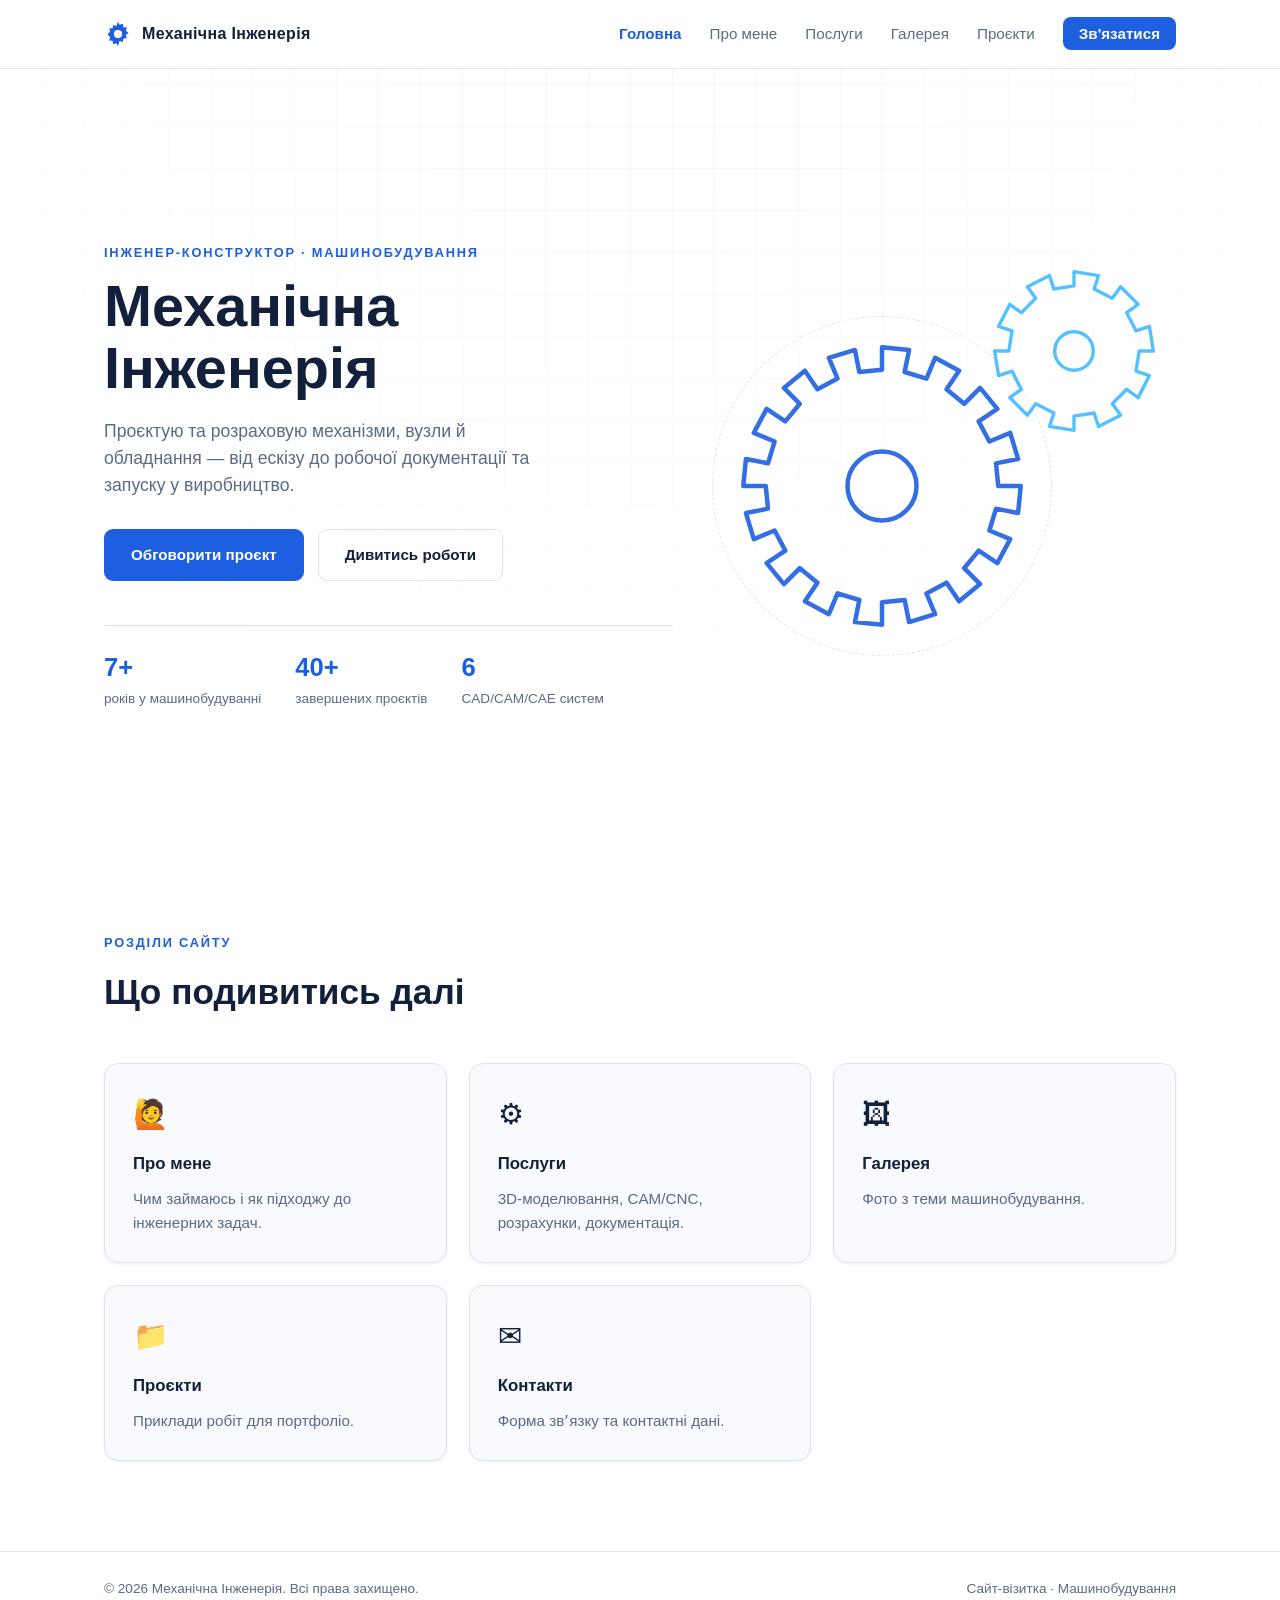
<file: docs/index.html>
<!DOCTYPE html>
<html lang="uk">
<head>
<meta charset="UTF-8">
<meta name="viewport" content="width=device-width, initial-scale=1.0">
<title>Механічна Інженерія — приклад сайту-візитки для машинобудування</title>
<meta name="description" content="Приклад сайту-візитки для сфери машинобудування: 3D-моделювання, CAD/CAM, CNC-програмування, розробка та модернізація обладнання.">
<link rel="stylesheet" href="styles.css">
</head>
<body>

<div class="bg-grid"></div>

<header class="site-header" id="header">
  <nav class="nav container">
    <a href="index.html" class="logo">
      <svg class="logo-gear" viewBox="0 0 48 48" width="28" height="28" aria-hidden="true">
        <path fill="currentColor" d="M24 3l2.6 5.2 5.6-1.7 1.1 5.8 5.9.4-1.7 5.6 4.7 3.7-4.7 3.7 1.7 5.6-5.9.4-1.1 5.8-5.6-1.7L24 45l-2.6-5.2-5.6 1.7-1.1-5.8-5.9-.4 1.7-5.6L5.8 24l4.7-3.7-1.7-5.6 5.9-.4 1.1-5.8 5.6 1.7L24 3z"/>
        <circle cx="24" cy="24" r="7" fill="var(--bg)"/>
      </svg>
      <span>Механічна Інженерія</span>
    </a>
    <button class="nav-toggle" id="navToggle" aria-label="Меню" aria-expanded="false">
      <span></span><span></span><span></span>
    </button>
    <ul class="nav-links" id="navLinks">
      <li><a href="index.html" class="active">Головна</a></li>
      <li><a href="about.html">Про мене</a></li>
      <li><a href="services.html">Послуги</a></li>
      <li><a href="gallery.html">Галерея</a></li>
      <li><a href="projects.html">Проєкти</a></li>
      <li><a href="contact.html" class="nav-cta">Зв'язатися</a></li>
    </ul>
  </nav>
</header>

<main>

  <!-- HERO -->
  <section class="hero container">
    <div class="hero-text reveal">
      <p class="eyebrow">Інженер-конструктор · Машинобудування</p>
      <h1>Механічна Інженерія</h1>
      <p class="hero-lead">
        Проєктую та розраховую механізми, вузли й обладнання —
        від ескізу до робочої документації та запуску у виробництво.
      </p>
      <div class="hero-actions">
        <a href="contact.html" class="btn btn-primary">Обговорити проєкт</a>
        <a href="projects.html" class="btn btn-ghost">Дивитись роботи</a>
      </div>
      <ul class="hero-stats">
        <li><strong>7+</strong><span>років у машинобудуванні</span></li>
        <li><strong>40+</strong><span>завершених проєктів</span></li>
        <li><strong>6</strong><span>CAD/CAM/CAE систем</span></li>
      </ul>
    </div>
    <div class="hero-art reveal" aria-hidden="true">
      <div class="blueprint-ring"></div>
      <div class="gear-slot gear-slot-a">
        <svg viewBox="0 0 400 400" class="gear-spin-slow">
          <path fill="none" stroke="var(--accent)" stroke-width="6" stroke-linejoin="round"
            d="M200.0,45.0 L200.0,15.0 L236.1,18.6 L230.2,48.0 L259.3,56.8 L270.8,29.1 L302.8,46.2 L286.1,71.1 L309.6,90.4 L330.8,69.2 L353.8,97.2 L328.9,113.9 L343.2,140.7 L370.9,129.2 L381.4,163.9 L352.0,169.8 L355.0,200.0 L385.0,200.0 L381.4,236.1 L352.0,230.2 L343.2,259.3 L370.9,270.8 L353.8,302.8 L328.9,286.1 L309.6,309.6 L330.8,330.8 L302.8,353.8 L286.1,328.9 L259.3,343.2 L270.8,370.9 L236.1,381.4 L230.2,352.0 L200.0,355.0 L200.0,385.0 L163.9,381.4 L169.8,352.0 L140.7,343.2 L129.2,370.9 L97.2,353.8 L113.9,328.9 L90.4,309.6 L69.2,330.8 L46.2,302.8 L71.1,286.1 L56.8,259.3 L29.1,270.8 L18.6,236.1 L48.0,230.2 L45.0,200.0 L15.0,200.0 L18.6,163.9 L48.0,169.8 L56.8,140.7 L29.1,129.2 L46.2,97.2 L71.1,113.9 L90.4,90.4 L69.2,69.2 L97.2,46.2 L113.9,71.1 L140.7,56.8 L129.2,29.1 L163.9,18.6 L169.8,48.0 Z"/>
          <circle cx="200" cy="200" r="46" fill="none" stroke="var(--accent)" stroke-width="6"/>
        </svg>
      </div>
      <div class="gear-slot gear-slot-b">
        <svg viewBox="0 0 300 300" class="gear-spin-fast">
          <path fill="none" stroke="var(--accent-2)" stroke-width="6" stroke-linejoin="round"
            d="M150.0,35.0 L150.0,10.0 L193.3,16.9 L185.5,40.6 L217.6,57.0 L232.3,36.7 L263.3,67.7 L243.0,82.4 L259.4,114.5 L283.1,106.7 L290.0,150.0 L265.0,150.0 L259.4,185.5 L283.1,193.3 L263.3,232.3 L243.0,217.6 L217.6,243.0 L232.3,263.3 L193.3,283.1 L185.5,259.4 L150.0,265.0 L150.0,290.0 L106.7,283.1 L114.5,259.4 L82.4,243.0 L67.7,263.3 L36.7,232.3 L57.0,217.6 L40.6,185.5 L16.9,193.3 L10.0,150.0 L35.0,150.0 L40.6,114.5 L16.9,106.7 L36.7,67.7 L57.0,82.4 L82.4,57.0 L67.7,36.7 L106.7,16.9 L114.5,40.6 Z"/>
          <circle cx="150" cy="150" r="34" fill="none" stroke="var(--accent-2)" stroke-width="6"/>
        </svg>
      </div>
    </div>
  </section>

  <!-- SITE SECTIONS -->
  <section class="section container">
    <div class="section-head reveal">
      <p class="eyebrow">Розділи сайту</p>
      <h2>Що подивитись далі</h2>
    </div>
    <div class="cards-grid">
      <a class="card reveal" href="about.html">
        <div class="card-icon">🙋</div>
        <h3>Про мене</h3>
        <p>Чим займаюсь і як підходжу до інженерних задач.</p>
      </a>
      <a class="card reveal" href="services.html">
        <div class="card-icon">⚙</div>
        <h3>Послуги</h3>
        <p>3D-моделювання, CAM/CNC, розрахунки, документація.</p>
      </a>
      <a class="card reveal" href="gallery.html">
        <div class="card-icon">🖼</div>
        <h3>Галерея</h3>
        <p>Фото з теми машинобудування.</p>
      </a>
      <a class="card reveal" href="projects.html">
        <div class="card-icon">📁</div>
        <h3>Проєкти</h3>
        <p>Приклади робіт для портфоліо.</p>
      </a>
      <a class="card reveal" href="contact.html">
        <div class="card-icon">✉</div>
        <h3>Контакти</h3>
        <p>Форма звʼязку та контактні дані.</p>
      </a>
    </div>
  </section>

</main>

<footer class="site-footer">
  <div class="container footer-inner">
    <span>© <span id="year"></span> Механічна Інженерія. Всі права захищено.</span>
    <span class="footer-note">Сайт-візитка · Машинобудування</span>
  </div>
</footer>

<script src="script.js"></script>
</body>
</html>
</file>
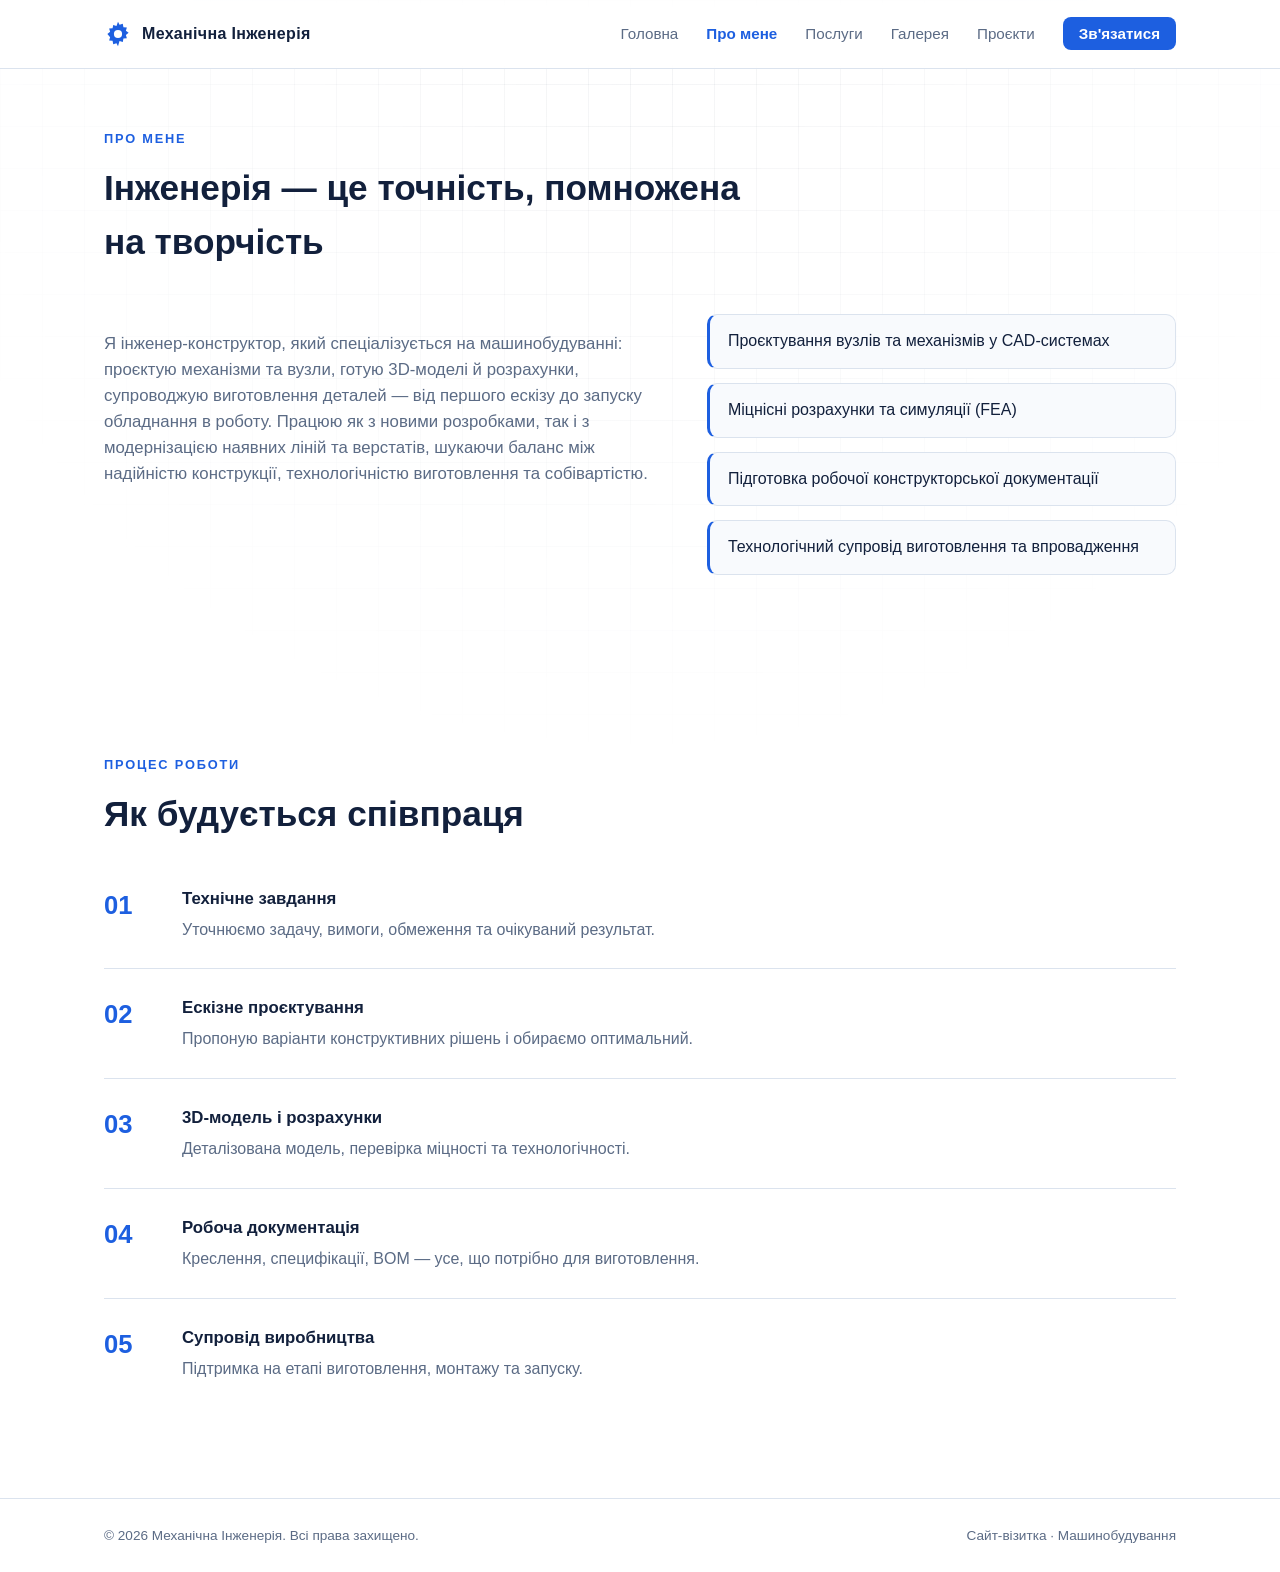
<file: docs/about.html>
<!DOCTYPE html>
<html lang="uk">
<head>
<meta charset="UTF-8">
<meta name="viewport" content="width=device-width, initial-scale=1.0">
<title>Про мене — Механічна Інженерія</title>
<meta name="description" content="Про інженера-конструктора: підхід до роботи та етапи співпраці над проєктами машинобудування.">
<link rel="stylesheet" href="styles.css">
</head>
<body>

<div class="bg-grid"></div>

<header class="site-header" id="header">
  <nav class="nav container">
    <a href="index.html" class="logo">
      <svg class="logo-gear" viewBox="0 0 48 48" width="28" height="28" aria-hidden="true">
        <path fill="currentColor" d="M24 3l2.6 5.2 5.6-1.7 1.1 5.8 5.9.4-1.7 5.6 4.7 3.7-4.7 3.7 1.7 5.6-5.9.4-1.1 5.8-5.6-1.7L24 45l-2.6-5.2-5.6 1.7-1.1-5.8-5.9-.4 1.7-5.6L5.8 24l4.7-3.7-1.7-5.6 5.9-.4 1.1-5.8 5.6 1.7L24 3z"/>
        <circle cx="24" cy="24" r="7" fill="var(--bg)"/>
      </svg>
      <span>Механічна Інженерія</span>
    </a>
    <button class="nav-toggle" id="navToggle" aria-label="Меню" aria-expanded="false">
      <span></span><span></span><span></span>
    </button>
    <ul class="nav-links" id="navLinks">
      <li><a href="index.html">Головна</a></li>
      <li><a href="about.html" class="active">Про мене</a></li>
      <li><a href="services.html">Послуги</a></li>
      <li><a href="gallery.html">Галерея</a></li>
      <li><a href="projects.html">Проєкти</a></li>
      <li><a href="contact.html" class="nav-cta">Зв'язатися</a></li>
    </ul>
  </nav>
</header>

<main>

  <!-- ABOUT -->
  <section class="section container" style="padding-top: 60px;">
    <div class="section-head reveal">
      <p class="eyebrow">Про мене</p>
      <h2>Інженерія — це точність, помножена на творчість</h2>
    </div>
    <div class="about-grid">
      <p class="about-text reveal">
        Я інженер-конструктор, який спеціалізується на машинобудуванні: проєктую механізми та вузли,
        готую 3D-моделі й розрахунки, супроводжую виготовлення деталей — від першого ескізу
        до запуску обладнання в роботу. Працюю як з новими розробками, так і з модернізацією
        наявних ліній та верстатів, шукаючи баланс між надійністю конструкції, технологічністю
        виготовлення та собівартістю.
      </p>
      <ul class="about-points reveal">
        <li>Проєктування вузлів та механізмів у CAD-системах</li>
        <li>Міцнісні розрахунки та симуляції (FEA)</li>
        <li>Підготовка робочої конструкторської документації</li>
        <li>Технологічний супровід виготовлення та впровадження</li>
      </ul>
    </div>
  </section>

  <!-- PROCESS -->
  <section class="section container">
    <div class="section-head reveal">
      <p class="eyebrow">Процес роботи</p>
      <h2>Як будується співпраця</h2>
    </div>
    <ol class="process-steps">
      <li class="reveal"><span class="step-num">01</span><div><h3>Технічне завдання</h3><p>Уточнюємо задачу, вимоги, обмеження та очікуваний результат.</p></div></li>
      <li class="reveal"><span class="step-num">02</span><div><h3>Ескізне проєктування</h3><p>Пропоную варіанти конструктивних рішень і обираємо оптимальний.</p></div></li>
      <li class="reveal"><span class="step-num">03</span><div><h3>3D-модель і розрахунки</h3><p>Деталізована модель, перевірка міцності та технологічності.</p></div></li>
      <li class="reveal"><span class="step-num">04</span><div><h3>Робоча документація</h3><p>Креслення, специфікації, BOM — усе, що потрібно для виготовлення.</p></div></li>
      <li class="reveal"><span class="step-num">05</span><div><h3>Супровід виробництва</h3><p>Підтримка на етапі виготовлення, монтажу та запуску.</p></div></li>
    </ol>
  </section>

</main>

<footer class="site-footer">
  <div class="container footer-inner">
    <span>© <span id="year"></span> Механічна Інженерія. Всі права захищено.</span>
    <span class="footer-note">Сайт-візитка · Машинобудування</span>
  </div>
</footer>

<script src="script.js"></script>
</body>
</html>
</file>
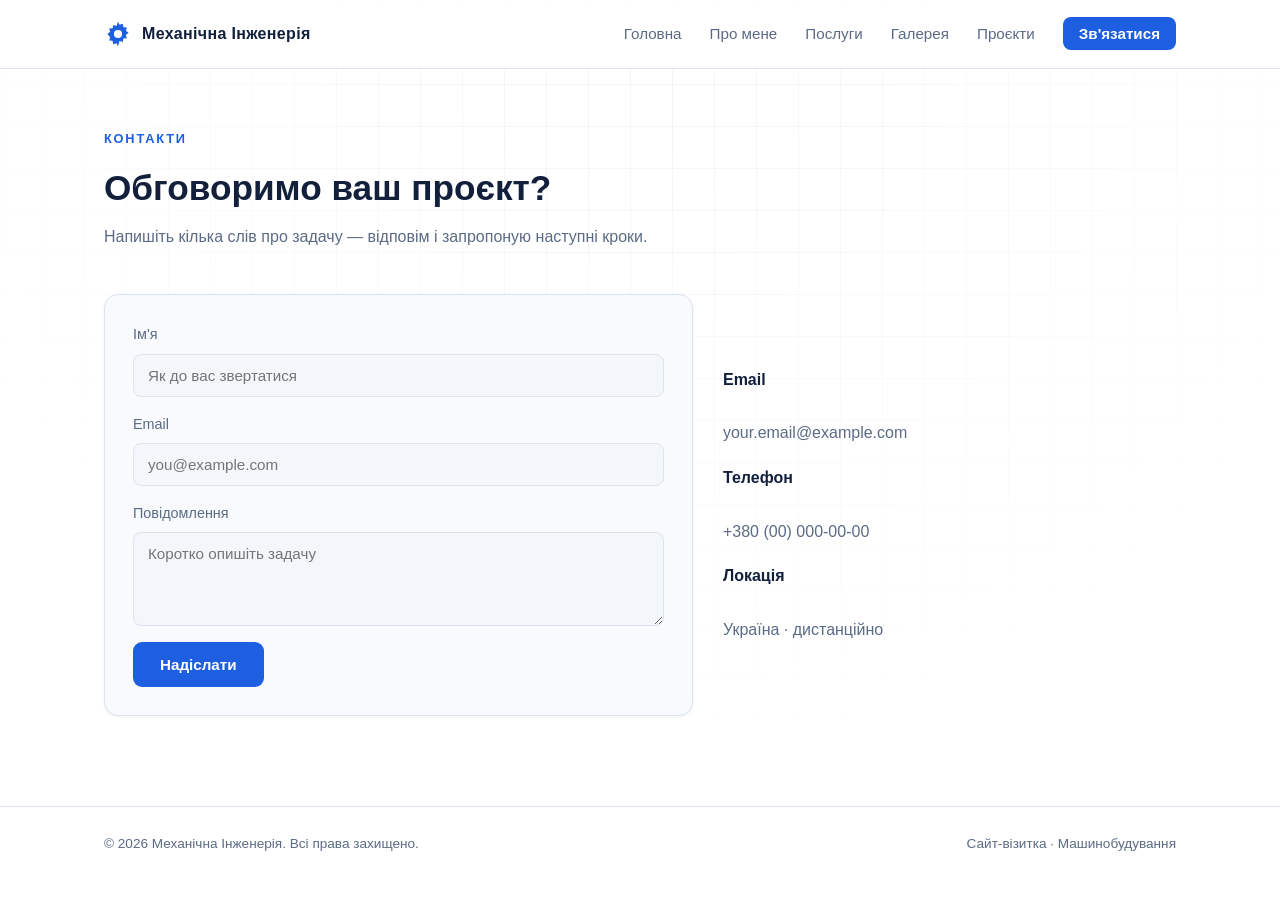
<file: docs/contact.html>
<!DOCTYPE html>
<html lang="uk">
<head>
<meta charset="UTF-8">
<meta name="viewport" content="width=device-width, initial-scale=1.0">
<title>Контакти — Механічна Інженерія</title>
<meta name="description" content="Звʼяжіться щодо проєкту з машинобудування: форма звʼязку, email, телефон.">
<link rel="stylesheet" href="styles.css">
</head>
<body>

<div class="bg-grid"></div>

<header class="site-header" id="header">
  <nav class="nav container">
    <a href="index.html" class="logo">
      <svg class="logo-gear" viewBox="0 0 48 48" width="28" height="28" aria-hidden="true">
        <path fill="currentColor" d="M24 3l2.6 5.2 5.6-1.7 1.1 5.8 5.9.4-1.7 5.6 4.7 3.7-4.7 3.7 1.7 5.6-5.9.4-1.1 5.8-5.6-1.7L24 45l-2.6-5.2-5.6 1.7-1.1-5.8-5.9-.4 1.7-5.6L5.8 24l4.7-3.7-1.7-5.6 5.9-.4 1.1-5.8 5.6 1.7L24 3z"/>
        <circle cx="24" cy="24" r="7" fill="var(--bg)"/>
      </svg>
      <span>Механічна Інженерія</span>
    </a>
    <button class="nav-toggle" id="navToggle" aria-label="Меню" aria-expanded="false">
      <span></span><span></span><span></span>
    </button>
    <ul class="nav-links" id="navLinks">
      <li><a href="index.html">Головна</a></li>
      <li><a href="about.html">Про мене</a></li>
      <li><a href="services.html">Послуги</a></li>
      <li><a href="gallery.html">Галерея</a></li>
      <li><a href="projects.html">Проєкти</a></li>
      <li><a href="contact.html" class="nav-cta active">Зв'язатися</a></li>
    </ul>
  </nav>
</header>

<main>

  <!-- CONTACT -->
  <section class="section container contact-section" style="padding-top: 60px;">
    <div class="section-head reveal">
      <p class="eyebrow">Контакти</p>
      <h2>Обговоримо ваш проєкт?</h2>
      <p class="section-note">Напишіть кілька слів про задачу — відповім і запропоную наступні кроки.</p>
    </div>
    <div class="contact-grid reveal">
      <form class="contact-form" action="mailto:your.email@example.com" method="post" enctype="text/plain">
        <label>
          Ім'я
          <input type="text" name="name" required placeholder="Як до вас звертатися">
        </label>
        <label>
          Email
          <input type="email" name="email" required placeholder="you@example.com">
        </label>
        <label>
          Повідомлення
          <textarea name="message" rows="4" required placeholder="Коротко опишіть задачу"></textarea>
        </label>
        <button type="submit" class="btn btn-primary">Надіслати</button>
      </form>
      <div class="contact-info">
        <p><strong>Email</strong><br>your.email@example.com</p>
        <p><strong>Телефон</strong><br>+380 (00) 000-00-00</p>
        <p><strong>Локація</strong><br>Україна · дистанційно</p>
      </div>
    </div>
  </section>

</main>

<footer class="site-footer">
  <div class="container footer-inner">
    <span>© <span id="year"></span> Механічна Інженерія. Всі права захищено.</span>
    <span class="footer-note">Сайт-візитка · Машинобудування</span>
  </div>
</footer>

<script src="script.js"></script>
</body>
</html>
</file>
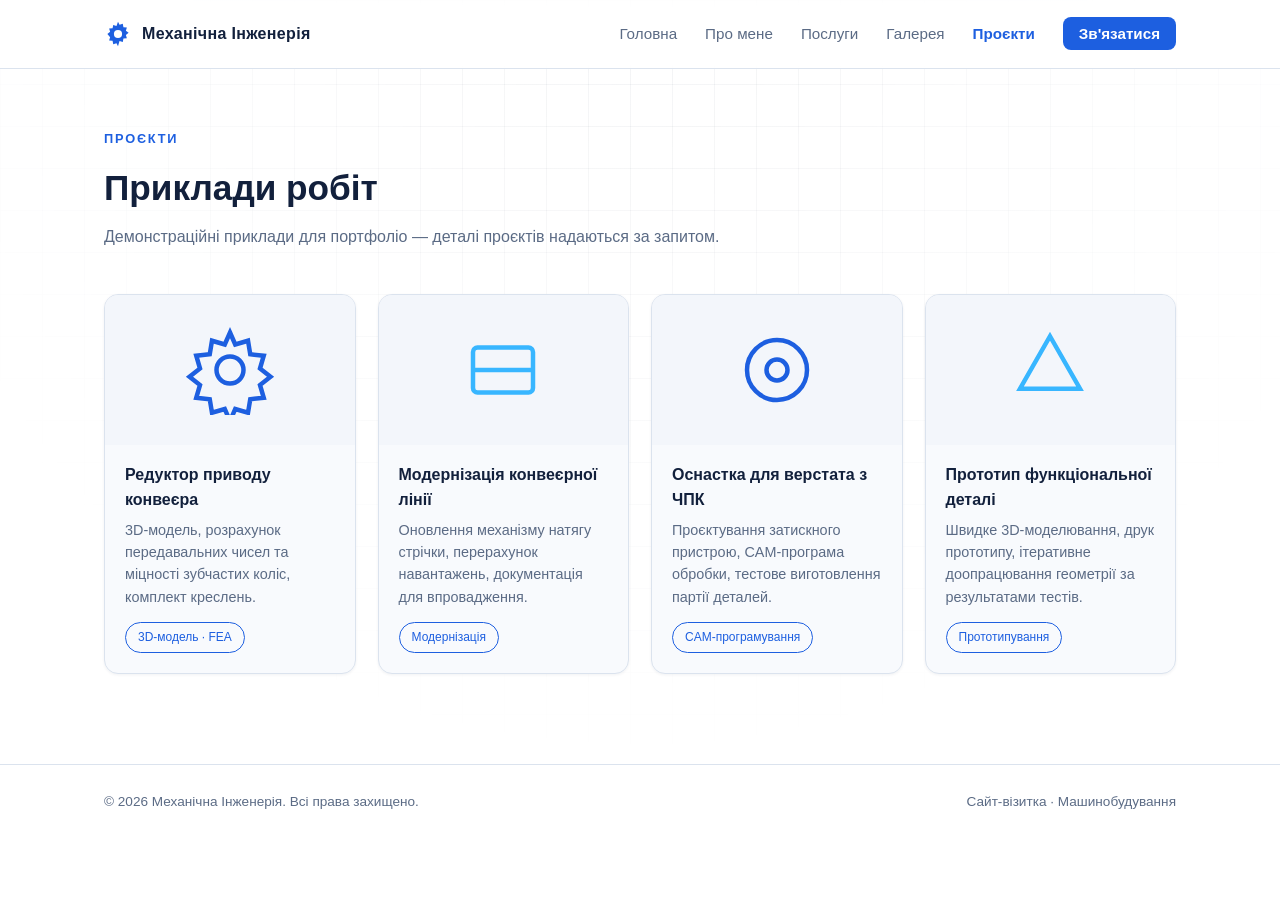
<file: docs/projects.html>
<!DOCTYPE html>
<html lang="uk">
<head>
<meta charset="UTF-8">
<meta name="viewport" content="width=device-width, initial-scale=1.0">
<title>Проєкти — Механічна Інженерія</title>
<meta name="description" content="Приклади робіт для портфоліо: редуктори, модернізація ліній, оснастка для ЧПК, прототипи деталей.">
<link rel="stylesheet" href="styles.css">
</head>
<body>

<div class="bg-grid"></div>

<header class="site-header" id="header">
  <nav class="nav container">
    <a href="index.html" class="logo">
      <svg class="logo-gear" viewBox="0 0 48 48" width="28" height="28" aria-hidden="true">
        <path fill="currentColor" d="M24 3l2.6 5.2 5.6-1.7 1.1 5.8 5.9.4-1.7 5.6 4.7 3.7-4.7 3.7 1.7 5.6-5.9.4-1.1 5.8-5.6-1.7L24 45l-2.6-5.2-5.6 1.7-1.1-5.8-5.9-.4 1.7-5.6L5.8 24l4.7-3.7-1.7-5.6 5.9-.4 1.1-5.8 5.6 1.7L24 3z"/>
        <circle cx="24" cy="24" r="7" fill="var(--bg)"/>
      </svg>
      <span>Механічна Інженерія</span>
    </a>
    <button class="nav-toggle" id="navToggle" aria-label="Меню" aria-expanded="false">
      <span></span><span></span><span></span>
    </button>
    <ul class="nav-links" id="navLinks">
      <li><a href="index.html">Головна</a></li>
      <li><a href="about.html">Про мене</a></li>
      <li><a href="services.html">Послуги</a></li>
      <li><a href="gallery.html">Галерея</a></li>
      <li><a href="projects.html" class="active">Проєкти</a></li>
      <li><a href="contact.html" class="nav-cta">Зв'язатися</a></li>
    </ul>
  </nav>
</header>

<main>

  <!-- PROJECTS -->
  <section class="section container" style="padding-top: 60px;">
    <div class="section-head reveal">
      <p class="eyebrow">Проєкти</p>
      <h2>Приклади робіт</h2>
      <p class="section-note">Демонстраційні приклади для портфоліо — деталі проєктів надаються за запитом.</p>
    </div>
    <div class="projects-grid">

      <article class="project-card reveal">
        <div class="project-thumb">
          <svg viewBox="0 0 120 120"><path fill="none" stroke="var(--accent)" stroke-width="6" d="M60 10l7 16 17-5 3 18 18 2-5 17 14 11-14 11 5 17-18 2-3 18-17-5-7 16-7-16-17 5-3-18-18-2 5-17-14-11 14-11-5-17 18-2 3-18 17 5z"/><circle cx="60" cy="60" r="18" fill="none" stroke="var(--accent)" stroke-width="6"/></svg>
        </div>
        <h3>Редуктор приводу конвеєра</h3>
        <p>3D-модель, розрахунок передавальних чисел та міцності зубчастих коліс, комплект креслень.</p>
        <span class="tag">3D-модель · FEA</span>
      </article>

      <article class="project-card reveal">
        <div class="project-thumb">
          <svg viewBox="0 0 120 120"><rect x="20" y="30" width="80" height="60" rx="6" fill="none" stroke="var(--accent-2)" stroke-width="6"/><line x1="20" y1="60" x2="100" y2="60" stroke="var(--accent-2)" stroke-width="6"/></svg>
        </div>
        <h3>Модернізація конвеєрної лінії</h3>
        <p>Оновлення механізму натягу стрічки, перерахунок навантажень, документація для впровадження.</p>
        <span class="tag">Модернізація</span>
      </article>

      <article class="project-card reveal">
        <div class="project-thumb">
          <svg viewBox="0 0 120 120"><circle cx="60" cy="60" r="40" fill="none" stroke="var(--accent)" stroke-width="6"/><circle cx="60" cy="60" r="14" fill="none" stroke="var(--accent)" stroke-width="6"/></svg>
        </div>
        <h3>Оснастка для верстата з ЧПК</h3>
        <p>Проєктування затискного пристрою, CAM-програма обробки, тестове виготовлення партії деталей.</p>
        <span class="tag">CAM-програмування</span>
      </article>

      <article class="project-card reveal">
        <div class="project-thumb">
          <svg viewBox="0 0 120 120"><polygon points="60,15 100,85 20,85" fill="none" stroke="var(--accent-2)" stroke-width="6"/></svg>
        </div>
        <h3>Прототип функціональної деталі</h3>
        <p>Швидке 3D-моделювання, друк прототипу, ітеративне доопрацювання геометрії за результатами тестів.</p>
        <span class="tag">Прототипування</span>
      </article>

    </div>
  </section>

</main>

<footer class="site-footer">
  <div class="container footer-inner">
    <span>© <span id="year"></span> Механічна Інженерія. Всі права захищено.</span>
    <span class="footer-note">Сайт-візитка · Машинобудування</span>
  </div>
</footer>

<script src="script.js"></script>
</body>
</html>
</file>
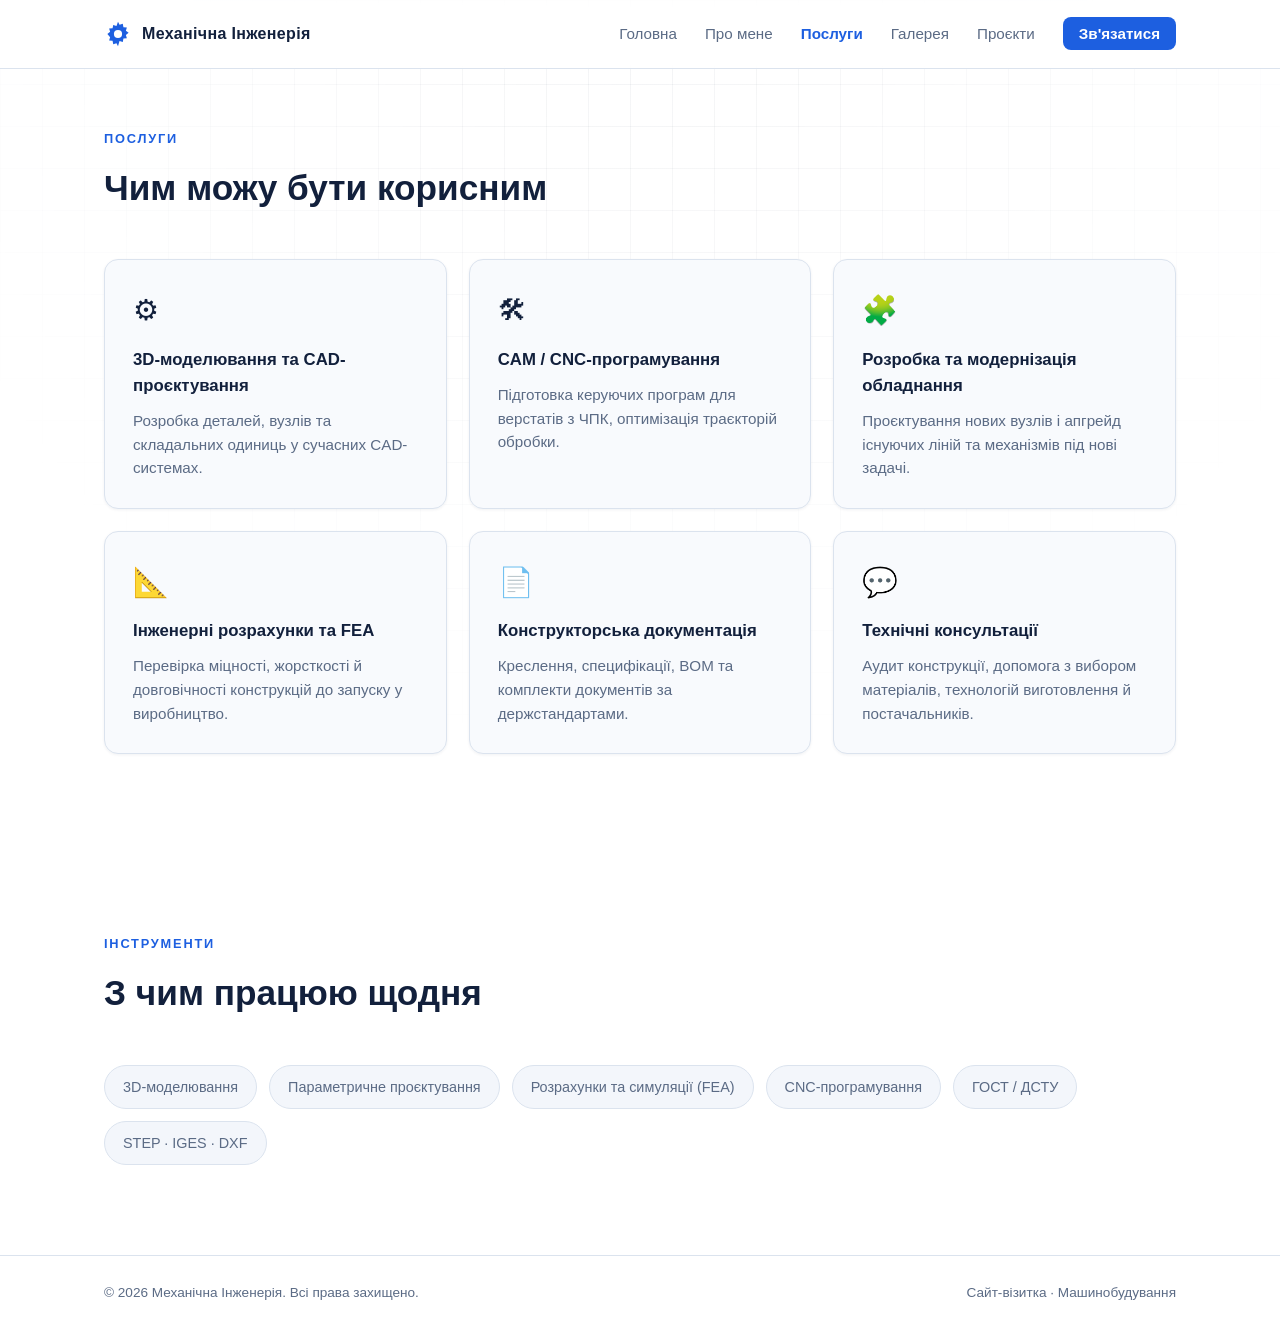
<file: docs/services.html>
<!DOCTYPE html>
<html lang="uk">
<head>
<meta charset="UTF-8">
<meta name="viewport" content="width=device-width, initial-scale=1.0">
<title>Послуги — Механічна Інженерія</title>
<meta name="description" content="Послуги для машинобудування: 3D-моделювання, CAM/CNC-програмування, розрахунки, конструкторська документація.">
<link rel="stylesheet" href="styles.css">
</head>
<body>

<div class="bg-grid"></div>

<header class="site-header" id="header">
  <nav class="nav container">
    <a href="index.html" class="logo">
      <svg class="logo-gear" viewBox="0 0 48 48" width="28" height="28" aria-hidden="true">
        <path fill="currentColor" d="M24 3l2.6 5.2 5.6-1.7 1.1 5.8 5.9.4-1.7 5.6 4.7 3.7-4.7 3.7 1.7 5.6-5.9.4-1.1 5.8-5.6-1.7L24 45l-2.6-5.2-5.6 1.7-1.1-5.8-5.9-.4 1.7-5.6L5.8 24l4.7-3.7-1.7-5.6 5.9-.4 1.1-5.8 5.6 1.7L24 3z"/>
        <circle cx="24" cy="24" r="7" fill="var(--bg)"/>
      </svg>
      <span>Механічна Інженерія</span>
    </a>
    <button class="nav-toggle" id="navToggle" aria-label="Меню" aria-expanded="false">
      <span></span><span></span><span></span>
    </button>
    <ul class="nav-links" id="navLinks">
      <li><a href="index.html">Головна</a></li>
      <li><a href="about.html">Про мене</a></li>
      <li><a href="services.html" class="active">Послуги</a></li>
      <li><a href="gallery.html">Галерея</a></li>
      <li><a href="projects.html">Проєкти</a></li>
      <li><a href="contact.html" class="nav-cta">Зв'язатися</a></li>
    </ul>
  </nav>
</header>

<main>

  <!-- SERVICES -->
  <section class="section container" style="padding-top: 60px;">
    <div class="section-head reveal">
      <p class="eyebrow">Послуги</p>
      <h2>Чим можу бути корисним</h2>
    </div>
    <div class="cards-grid">

      <article class="card reveal">
        <div class="card-icon">⚙</div>
        <h3>3D-моделювання та CAD-проєктування</h3>
        <p>Розробка деталей, вузлів та складальних одиниць у сучасних CAD-системах.</p>
      </article>

      <article class="card reveal">
        <div class="card-icon">🛠</div>
        <h3>CAM / CNC-програмування</h3>
        <p>Підготовка керуючих програм для верстатів з ЧПК, оптимізація траєкторій обробки.</p>
      </article>

      <article class="card reveal">
        <div class="card-icon">🧩</div>
        <h3>Розробка та модернізація обладнання</h3>
        <p>Проєктування нових вузлів і апгрейд існуючих ліній та механізмів під нові задачі.</p>
      </article>

      <article class="card reveal">
        <div class="card-icon">📐</div>
        <h3>Інженерні розрахунки та FEA</h3>
        <p>Перевірка міцності, жорсткості й довговічності конструкцій до запуску у виробництво.</p>
      </article>

      <article class="card reveal">
        <div class="card-icon">📄</div>
        <h3>Конструкторська документація</h3>
        <p>Креслення, специфікації, BOM та комплекти документів за держстандартами.</p>
      </article>

      <article class="card reveal">
        <div class="card-icon">💬</div>
        <h3>Технічні консультації</h3>
        <p>Аудит конструкції, допомога з вибором матеріалів, технологій виготовлення й постачальників.</p>
      </article>

    </div>
  </section>

  <!-- SKILLS -->
  <section class="section container">
    <div class="section-head reveal">
      <p class="eyebrow">Інструменти</p>
      <h2>З чим працюю щодня</h2>
    </div>
    <div class="skills-row reveal">
      <span class="skill-pill">3D-моделювання</span>
      <span class="skill-pill">Параметричне проєктування</span>
      <span class="skill-pill">Розрахунки та симуляції (FEA)</span>
      <span class="skill-pill">CNC-програмування</span>
      <span class="skill-pill">ГОСТ / ДСТУ</span>
      <span class="skill-pill">STEP · IGES · DXF</span>
    </div>
  </section>

</main>

<footer class="site-footer">
  <div class="container footer-inner">
    <span>© <span id="year"></span> Механічна Інженерія. Всі права захищено.</span>
    <span class="footer-note">Сайт-візитка · Машинобудування</span>
  </div>
</footer>

<script src="script.js"></script>
</body>
</html>
</file>
<file: docs/styles.css>
:root {
  --bg: #ffffff;
  --bg-alt: #f3f6fb;
  --surface: #f8fafd;
  --border: #dbe3ee;
  --text: #12203c;
  --text-dim: #5b6b85;
  --accent: #1d5fe0;
  --accent-2: #38b6ff;
  --radius: 14px;
  --container: 1120px;
  color-scheme: light;
}

* { box-sizing: border-box; }

html { scroll-behavior: smooth; }

body {
  margin: 0;
  background: var(--bg);
  color: var(--text);
  font-family: "Segoe UI", -apple-system, BlinkMacSystemFont, Roboto, Helvetica, Arial, sans-serif;
  line-height: 1.55;
  overflow-x: hidden;
}

.container {
  max-width: var(--container);
  margin: 0 auto;
  padding: 0 24px;
}

.bg-grid {
  position: fixed;
  inset: 0;
  z-index: -1;
  background-image:
    linear-gradient(rgba(18,32,60,0.05) 1px, transparent 1px),
    linear-gradient(90deg, rgba(18,32,60,0.05) 1px, transparent 1px);
  background-size: 42px 42px;
  mask-image: radial-gradient(circle at 50% 0%, black 0%, transparent 70%);
}

/* Header */
.site-header {
  position: sticky;
  top: 0;
  z-index: 100;
  backdrop-filter: blur(10px);
  background: rgba(255,255,255,0.8);
  border-bottom: 1px solid var(--border);
}

.nav {
  display: flex;
  align-items: center;
  justify-content: space-between;
  height: 68px;
}

.logo {
  display: flex;
  align-items: center;
  gap: 10px;
  color: var(--text);
  text-decoration: none;
  font-weight: 700;
  letter-spacing: 0.02em;
}
.logo-gear { color: var(--accent); }

.nav-links {
  list-style: none;
  display: flex;
  gap: 28px;
  margin: 0;
  padding: 0;
  align-items: center;
}
.nav-links a {
  color: var(--text-dim);
  text-decoration: none;
  font-size: 0.95rem;
  transition: color 0.2s ease;
}
.nav-links a:hover { color: var(--text); }
.nav-links a.active { color: var(--accent); font-weight: 600; }
.nav-links a.nav-cta.active { color: #ffffff !important; }
.nav-cta {
  background: var(--accent);
  color: #ffffff !important;
  padding: 8px 16px;
  border-radius: 8px;
  font-weight: 600;
}
.nav-cta:hover { color: #ffffff !important; opacity: 0.9; }

.nav-toggle {
  display: none;
  flex-direction: column;
  gap: 5px;
  background: none;
  border: none;
  cursor: pointer;
  padding: 6px;
}
.nav-toggle span {
  width: 24px;
  height: 2px;
  background: var(--text);
  border-radius: 2px;
}

/* Hero */
.hero {
  display: grid;
  grid-template-columns: 1.1fr 0.9fr;
  align-items: center;
  gap: 40px;
  min-height: 86vh;
  padding-top: 40px;
}

.eyebrow {
  color: var(--accent);
  text-transform: uppercase;
  letter-spacing: 0.14em;
  font-size: 0.8rem;
  font-weight: 700;
  margin: 0 0 12px;
}

.hero h1 {
  font-size: clamp(2.4rem, 5vw, 3.6rem);
  margin: 0 0 18px;
  line-height: 1.08;
}

.hero-lead {
  color: var(--text-dim);
  font-size: 1.1rem;
  max-width: 46ch;
  margin: 0 0 30px;
}

.hero-actions { display: flex; gap: 14px; flex-wrap: wrap; margin-bottom: 44px; }

.btn {
  display: inline-block;
  padding: 13px 26px;
  border-radius: 9px;
  font-weight: 600;
  text-decoration: none;
  font-size: 0.95rem;
  transition: transform 0.15s ease, opacity 0.15s ease, background 0.15s ease;
  border: 1px solid transparent;
  cursor: pointer;
}
.btn:hover { transform: translateY(-2px); }
.btn-primary { background: var(--accent); color: #ffffff; }
.btn-primary:hover { opacity: 0.92; }
.btn-ghost { color: var(--text); border-color: var(--border); background: transparent; }
.btn-ghost:hover { border-color: var(--accent); color: var(--accent); }

.hero-stats {
  display: flex;
  gap: 34px;
  list-style: none;
  padding: 0;
  margin: 0;
  border-top: 1px solid var(--border);
  padding-top: 22px;
}
.hero-stats li { display: flex; flex-direction: column; }
.hero-stats strong { font-size: 1.6rem; color: var(--accent); }
.hero-stats span { color: var(--text-dim); font-size: 0.85rem; }

.hero-art {
  position: relative;
  height: 420px;
  display: flex;
  align-items: center;
  justify-content: center;
}
/*
  Two meshing gears: centers are offset by exactly R(a) + R(b) so the
  teeth touch at one tangent point instead of overlapping through the
  middle. Positioning lives on .gear-slot (static); rotation lives on
  the <svg> inside it, so the rotate() keyframe never has to fight a
  translate() on the same element.
*/
.gear-slot { position: absolute; transform: translate(-50%, -50%); }
.gear-slot svg { display: block; width: 100%; height: 100%; }

.gear-slot-a { width: 300px; height: 300px; left: 170px; top: 220px; opacity: 0.9; }
.gear-slot-b { width: 170px; height: 170px; left: 362px; top: 85px; opacity: 0.85; }

.blueprint-ring {
  position: absolute;
  width: 340px;
  height: 340px;
  left: 170px;
  top: 220px;
  transform: translate(-50%, -50%);
  border: 1px dashed var(--border);
  border-radius: 50%;
}

/* Meshing gears turn opposite ways; angular speed is inverse to size
   (300:170 ratio) so the teeth stay in sync at the contact point. */
.gear-spin-slow { animation: spin 18s linear infinite; transform-origin: 50% 50%; }
.gear-spin-fast { animation: spin-rev 10.2s linear infinite; transform-origin: 50% 50%; }
@keyframes spin { to { transform: rotate(360deg); } }
@keyframes spin-rev { to { transform: rotate(-360deg); } }

/* Sections */
.section { padding: 90px 24px; }
.section-head { max-width: 640px; margin-bottom: 44px; }
.section-head h2 { font-size: clamp(1.6rem, 3vw, 2.2rem); margin: 0; }
.section-note { color: var(--text-dim); margin-top: 10px; }

/* About */
.about-grid {
  display: grid;
  grid-template-columns: 1.2fr 1fr;
  gap: 40px;
  align-items: start;
}
.about-text { color: var(--text-dim); font-size: 1.05rem; }
.about-points {
  list-style: none;
  margin: 0;
  padding: 0;
  display: flex;
  flex-direction: column;
  gap: 14px;
}
.about-points li {
  padding: 14px 18px;
  background: var(--surface);
  border: 1px solid var(--border);
  border-radius: 10px;
  border-left: 3px solid var(--accent);
}

/* Cards */
.cards-grid {
  display: grid;
  grid-template-columns: repeat(auto-fit, minmax(260px, 1fr));
  gap: 22px;
}
.card {
  display: block;
  background: var(--surface);
  border: 1px solid var(--border);
  border-radius: var(--radius);
  padding: 28px;
  box-shadow: 0 1px 3px rgba(18,32,60,0.06);
  color: inherit;
  text-decoration: none;
  transition: transform 0.2s ease, border-color 0.2s ease;
}
.card:hover { transform: translateY(-4px); border-color: var(--accent); }
.card-icon { font-size: 1.8rem; margin-bottom: 14px; }
.card h3 { margin: 0 0 10px; font-size: 1.05rem; }
.card p { margin: 0; color: var(--text-dim); font-size: 0.95rem; }

/* Skills */
.skills-row { display: flex; flex-wrap: wrap; gap: 12px; }
.skill-pill {
  padding: 10px 18px;
  background: var(--bg-alt);
  border: 1px solid var(--border);
  border-radius: 999px;
  font-size: 0.9rem;
  color: var(--text-dim);
}

/* Projects */
.projects-grid {
  display: grid;
  grid-template-columns: repeat(auto-fit, minmax(240px, 1fr));
  gap: 22px;
}
.project-card {
  background: var(--surface);
  border: 1px solid var(--border);
  border-radius: var(--radius);
  overflow: hidden;
  box-shadow: 0 1px 3px rgba(18,32,60,0.06);
  transition: transform 0.2s ease, border-color 0.2s ease;
}
.project-card:hover { transform: translateY(-4px); border-color: var(--accent-2); }
.project-thumb {
  background: var(--bg-alt);
  display: flex;
  align-items: center;
  justify-content: center;
  padding: 30px;
}
.project-thumb svg { width: 90px; height: 90px; }
.project-card h3 { margin: 18px 20px 6px; font-size: 1rem; }
.project-card p { margin: 0 20px 14px; color: var(--text-dim); font-size: 0.9rem; }
.tag {
  display: inline-block;
  margin: 0 20px 20px;
  padding: 5px 12px;
  font-size: 0.75rem;
  color: var(--accent);
  border: 1px solid var(--accent);
  border-radius: 999px;
}

/* Gallery */
.gallery-grid {
  display: grid;
  grid-template-columns: repeat(auto-fit, minmax(240px, 1fr));
  gap: 22px;
}
.gallery-item {
  margin: 0;
  border-radius: var(--radius);
  overflow: hidden;
  border: 1px solid var(--border);
  box-shadow: 0 1px 3px rgba(18,32,60,0.06);
  background: var(--surface);
}
.gallery-item img {
  display: block;
  width: 100%;
  height: 220px;
  object-fit: cover;
  transition: transform 0.3s ease;
}
.gallery-item:hover img { transform: scale(1.05); }
.gallery-item figcaption {
  padding: 12px 16px;
  font-size: 0.9rem;
  color: var(--text-dim);
}

/* Process */
.process-steps {
  list-style: none;
  margin: 0;
  padding: 0;
  display: flex;
  flex-direction: column;
  gap: 26px;
}
.process-steps li {
  display: flex;
  gap: 22px;
  align-items: flex-start;
  padding-bottom: 26px;
  border-bottom: 1px solid var(--border);
}
.process-steps li:last-child { border-bottom: none; }
.step-num {
  font-size: 1.6rem;
  font-weight: 800;
  color: var(--accent);
  min-width: 56px;
}
.process-steps h3 { margin: 0 0 6px; font-size: 1.05rem; }
.process-steps p { margin: 0; color: var(--text-dim); }

/* Contact */
.contact-grid {
  display: grid;
  grid-template-columns: 1.3fr 1fr;
  gap: 30px;
}
.contact-form {
  display: flex;
  flex-direction: column;
  gap: 16px;
  background: var(--surface);
  border: 1px solid var(--border);
  border-radius: var(--radius);
  padding: 28px;
  box-shadow: 0 1px 3px rgba(18,32,60,0.06);
}
.contact-form label {
  display: flex;
  flex-direction: column;
  gap: 8px;
  font-size: 0.9rem;
  color: var(--text-dim);
}
.contact-form input,
.contact-form textarea {
  background: var(--bg-alt);
  border: 1px solid var(--border);
  border-radius: 8px;
  padding: 12px 14px;
  color: var(--text);
  font-family: inherit;
  font-size: 0.95rem;
  resize: vertical;
}
.contact-form input:focus,
.contact-form textarea:focus {
  outline: none;
  border-color: var(--accent);
}
.contact-form button { align-self: flex-start; }

.contact-info {
  display: flex;
  flex-direction: column;
  gap: 20px;
  justify-content: center;
}
.contact-info p { margin: 0; color: var(--text-dim); }
.contact-info strong { color: var(--text); display: block; margin-bottom: 4px; }

/* Footer */
.site-footer { border-top: 1px solid var(--border); padding: 26px 0; }
.footer-inner {
  display: flex;
  justify-content: space-between;
  flex-wrap: wrap;
  gap: 8px;
  color: var(--text-dim);
  font-size: 0.85rem;
}

/* Reveal animation */
.reveal {
  opacity: 0;
  transform: translateY(24px);
  transition: opacity 0.6s ease, transform 0.6s ease;
}
.reveal.is-visible {
  opacity: 1;
  transform: translateY(0);
}

/* Responsive */
@media (max-width: 860px) {
  .hero { grid-template-columns: 1fr; min-height: auto; padding-top: 20px; }
  .hero-art { height: 280px; order: -1; }
  .gear-slot-a { width: 220px; height: 220px; left: 110px; top: 140px; }
  .gear-slot-b { width: 130px; height: 130px; left: 268px; top: 66px; }
  .blueprint-ring { width: 250px; height: 250px; left: 110px; top: 140px; }
  .about-grid { grid-template-columns: 1fr; }
  .contact-grid { grid-template-columns: 1fr; }

  .nav-toggle { display: flex; }
  .nav-links {
    position: absolute;
    top: 68px;
    left: 0;
    right: 0;
    background: var(--bg);
    border-bottom: 1px solid var(--border);
    flex-direction: column;
    align-items: flex-start;
    padding: 20px 24px;
    gap: 18px;
    display: none;
  }
  .nav-links.is-open { display: flex; }
  .nav-cta { align-self: flex-start; }
}
</file>
